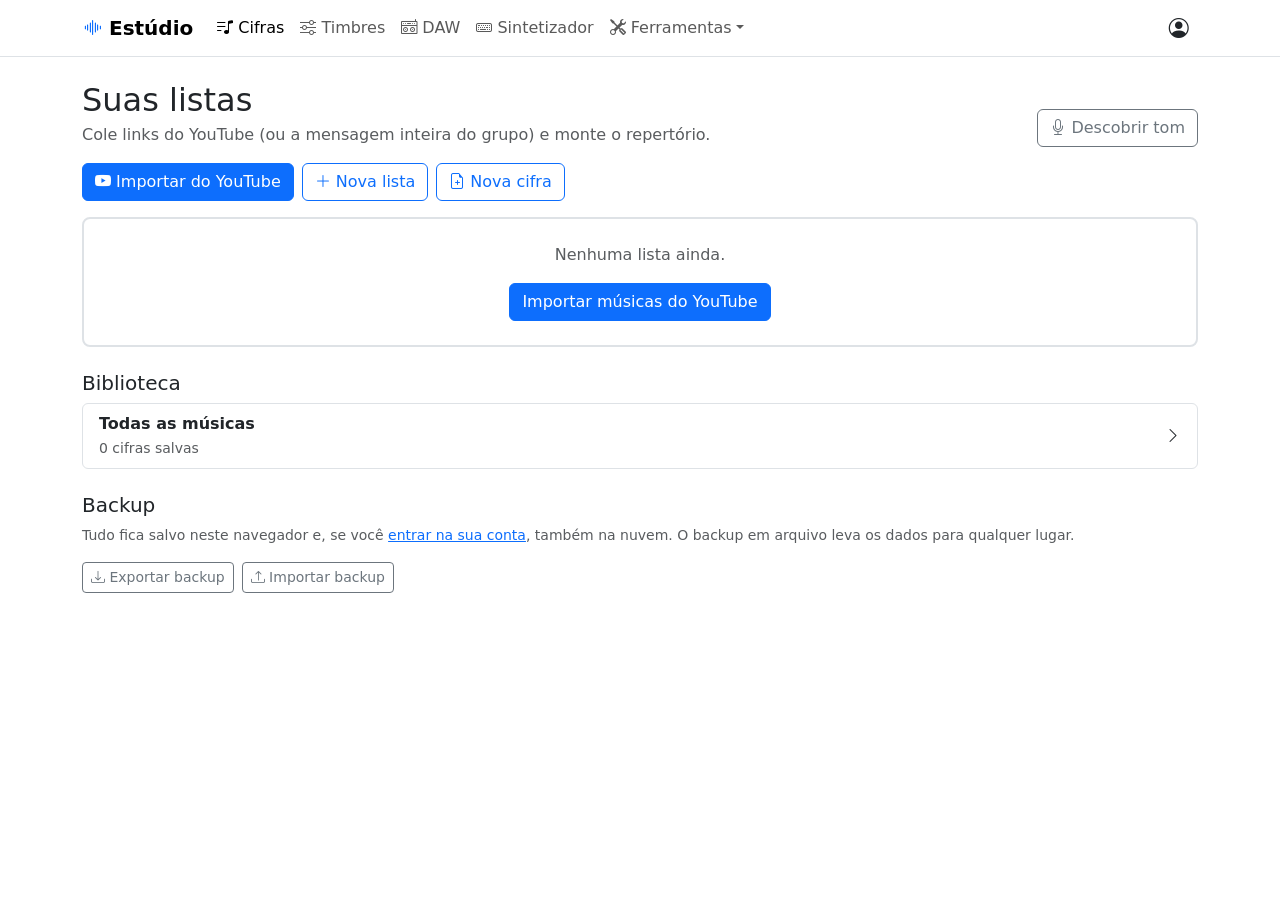
<file: cifras/index.html>
<!doctype html>
<html lang="pt-BR">
<head>
  <meta charset="utf-8">
  <title>Cifras</title>
  <meta name="viewport" content="width=device-width, initial-scale=1">
  <script>location.replace('/?de=cifras' + location.hash);</script>
</head>
<body><p>O Cifras agora faz parte do <a href="/#/cifras">Estúdio</a>.</p></body>
</html>
</file>
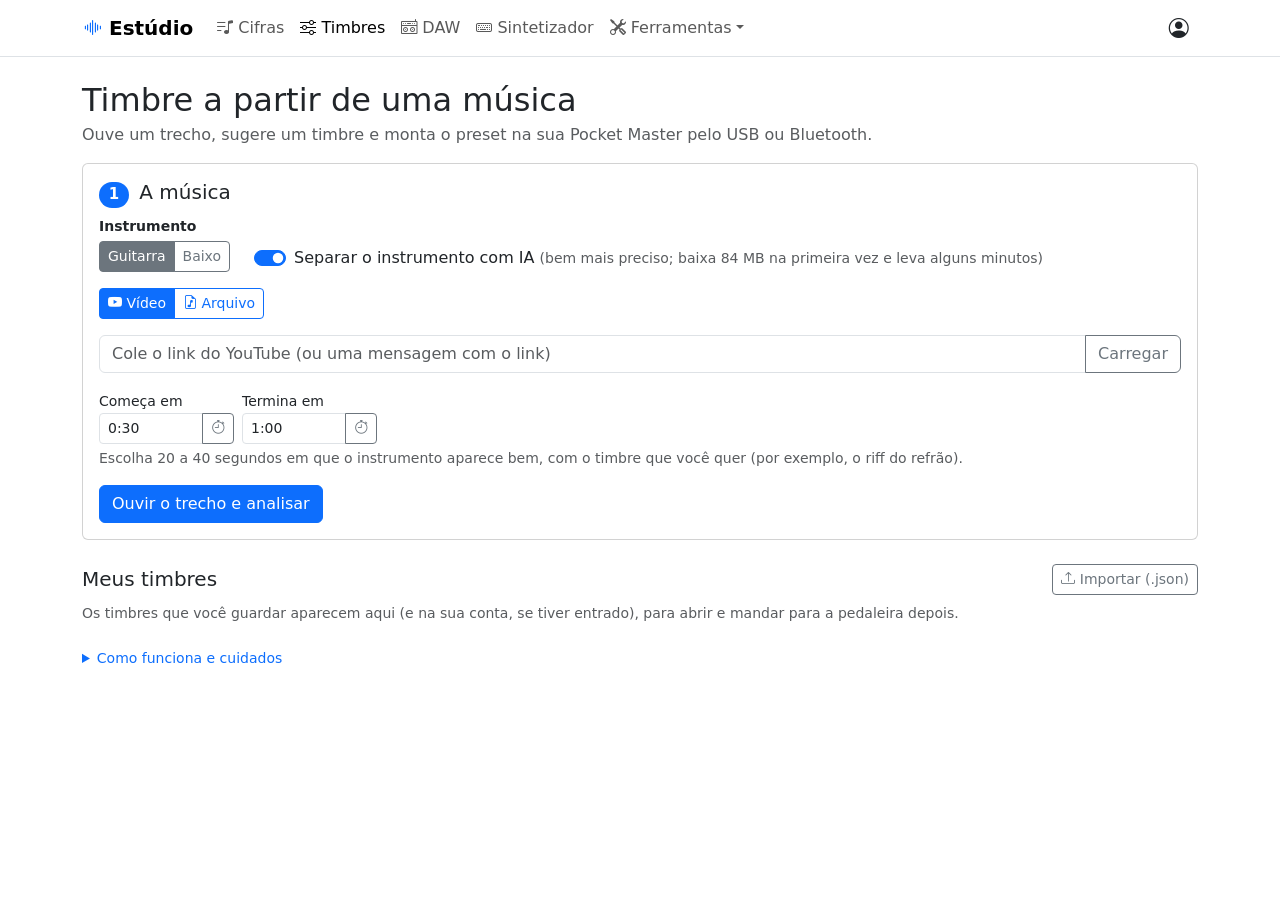
<file: timbres/index.html>
<!doctype html>
<html lang="pt-BR">
<head>
  <meta charset="utf-8">
  <title>Timbres</title>
  <meta name="viewport" content="width=device-width, initial-scale=1">
  <script>location.replace('/?de=timbres');</script>
</head>
<body><p>O Timbres agora faz parte do <a href="/#/timbres">Estúdio</a>.</p></body>
</html>
</file>
